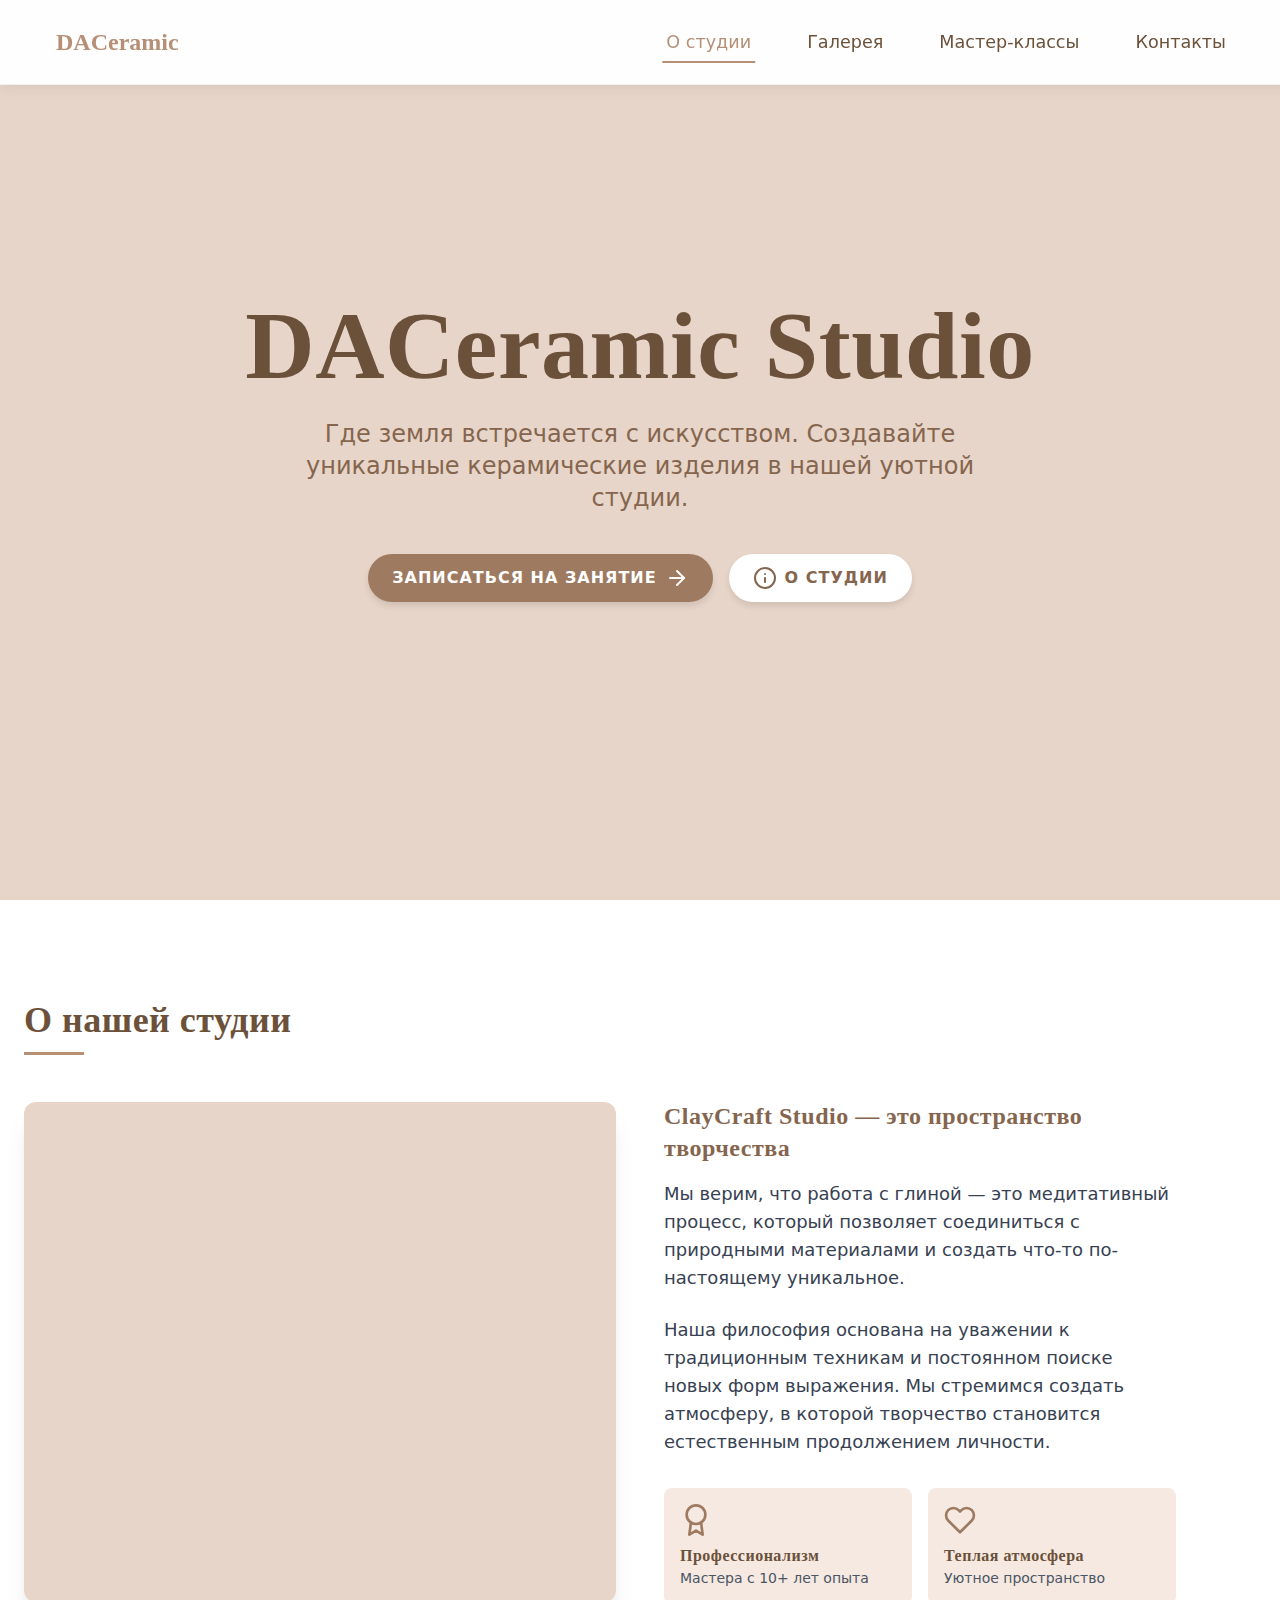
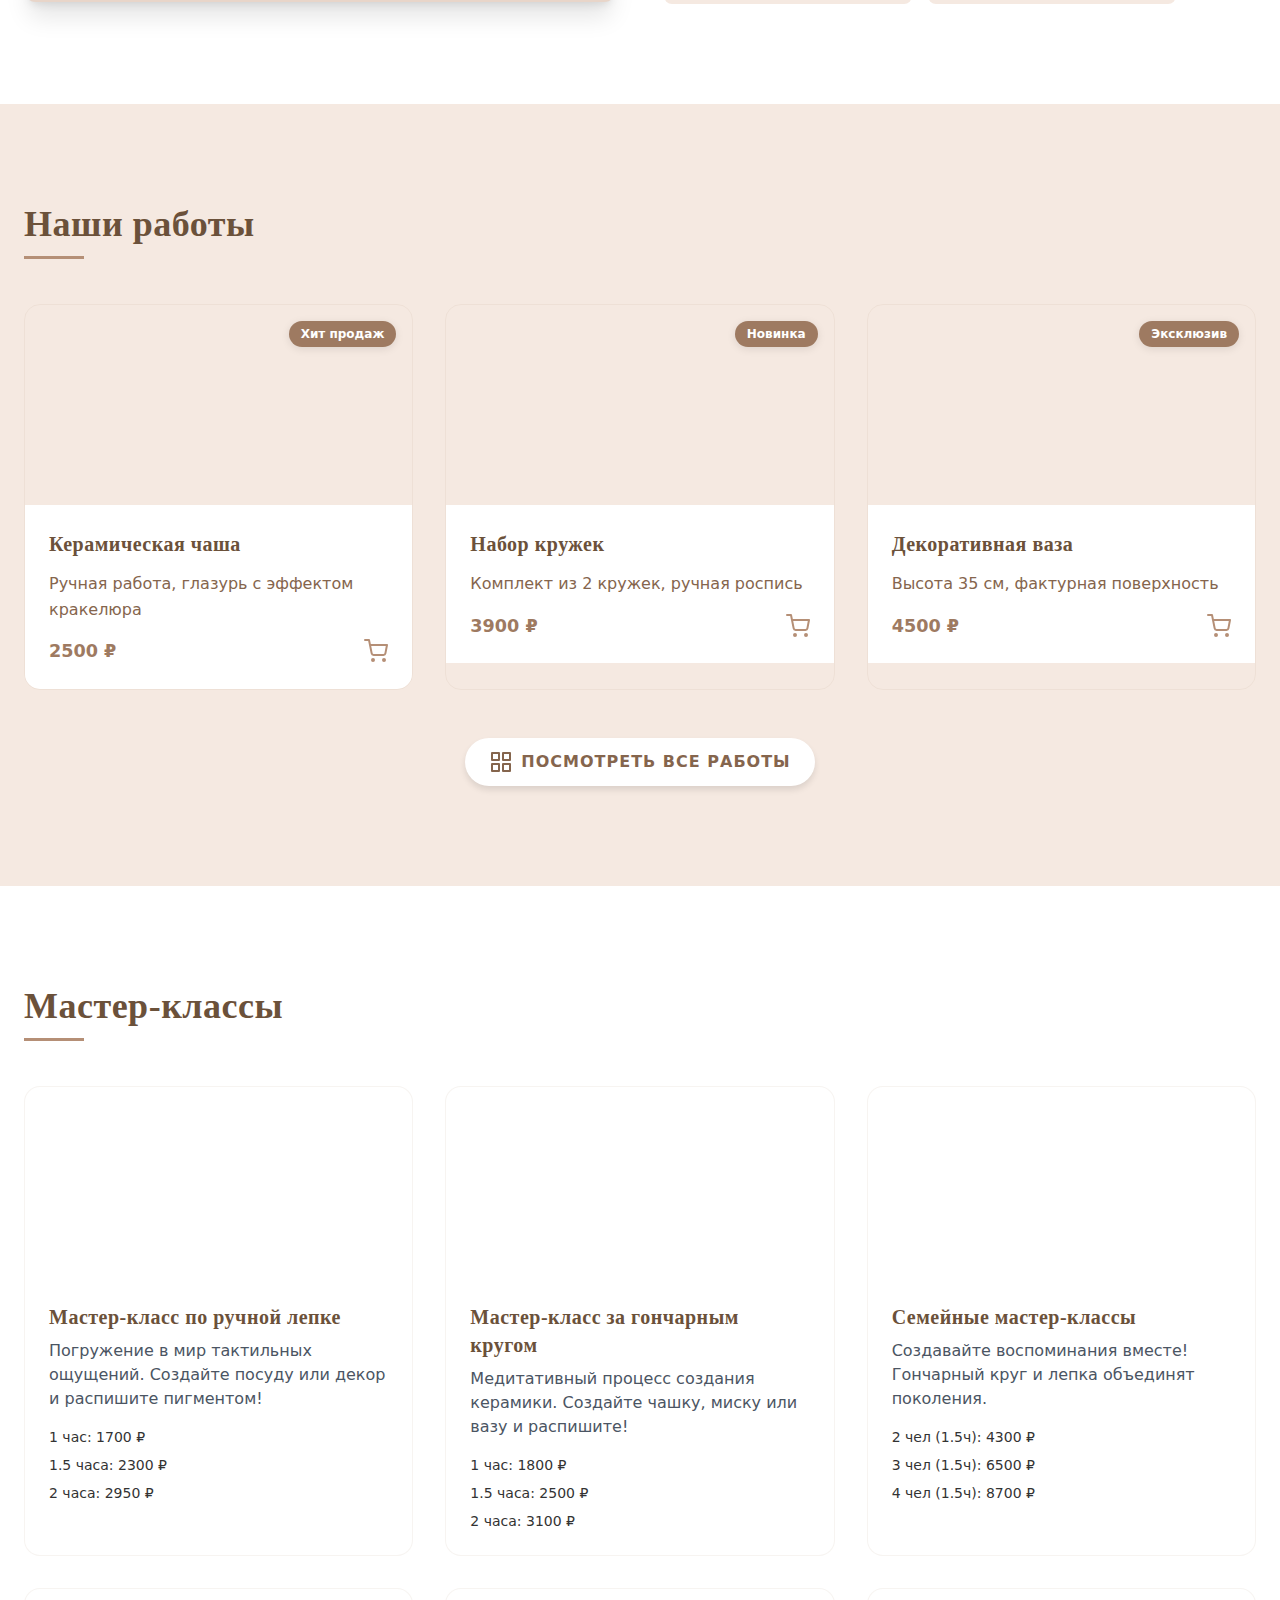
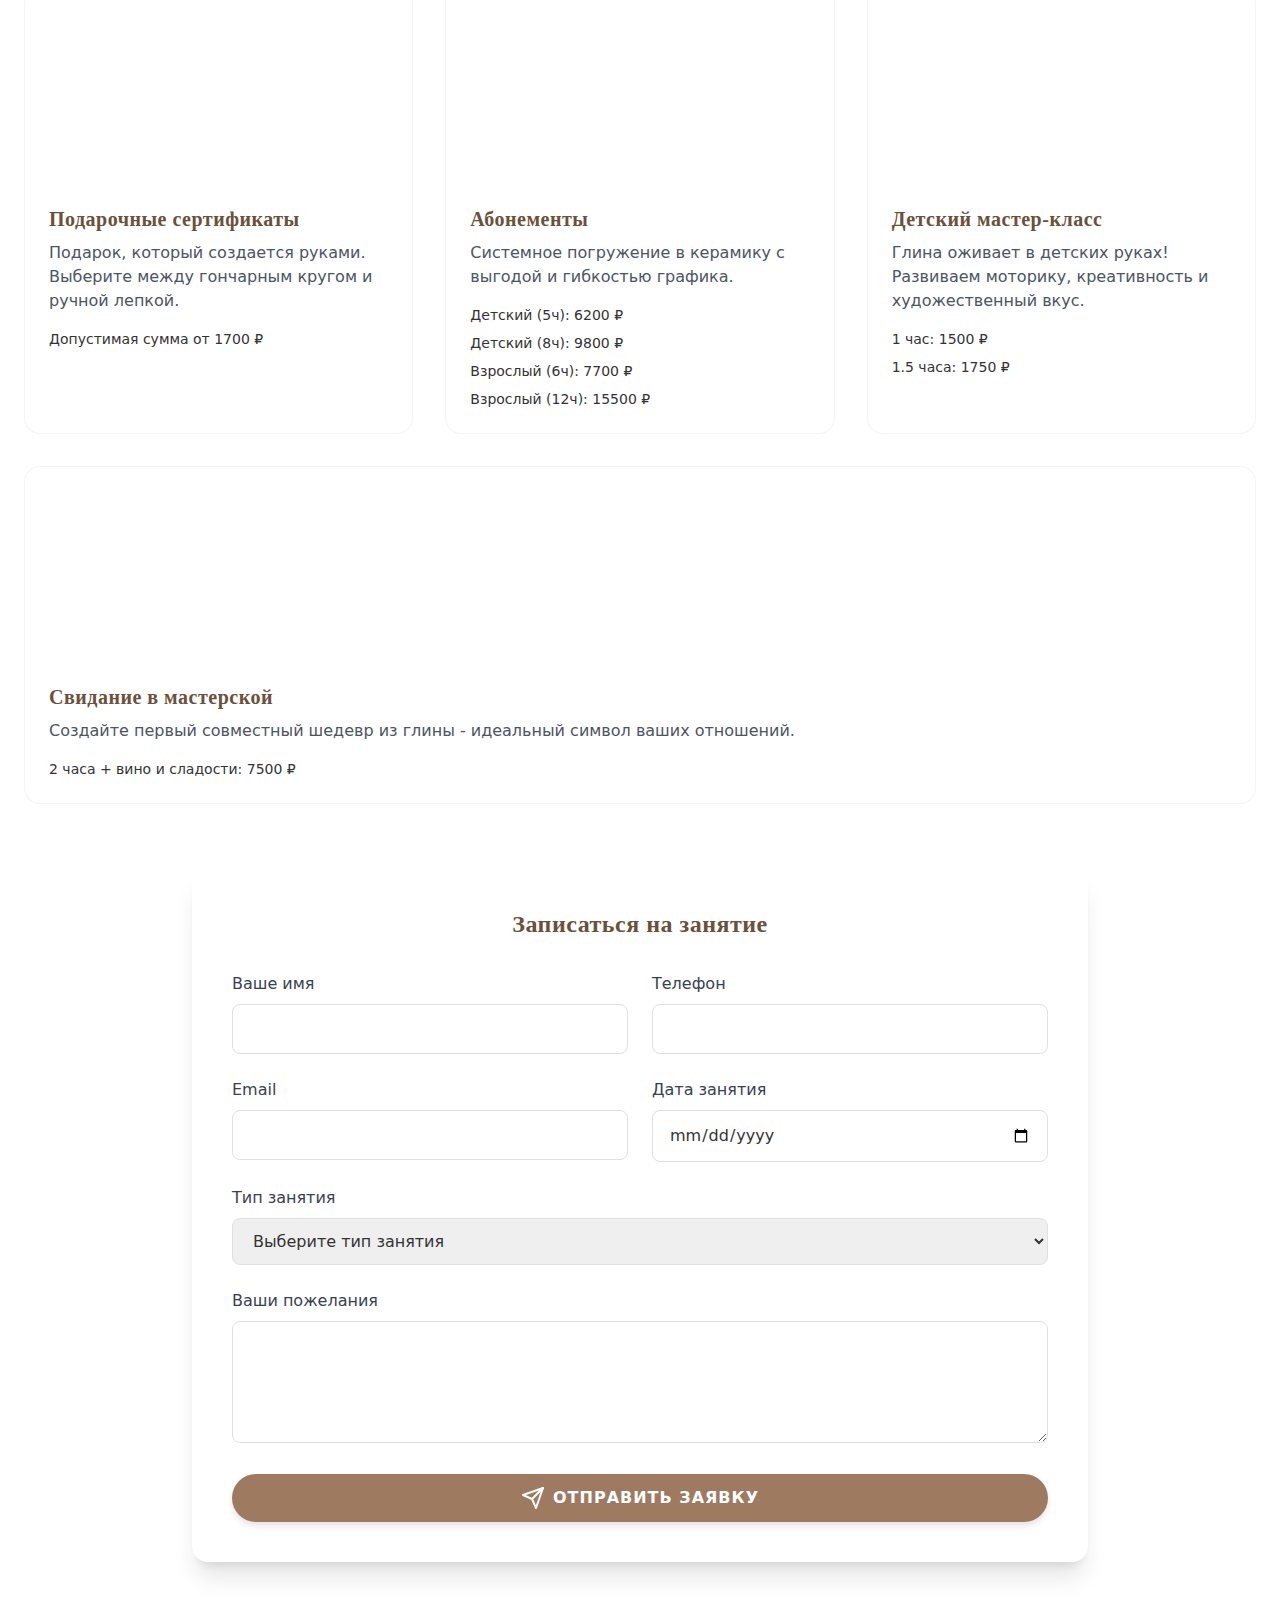
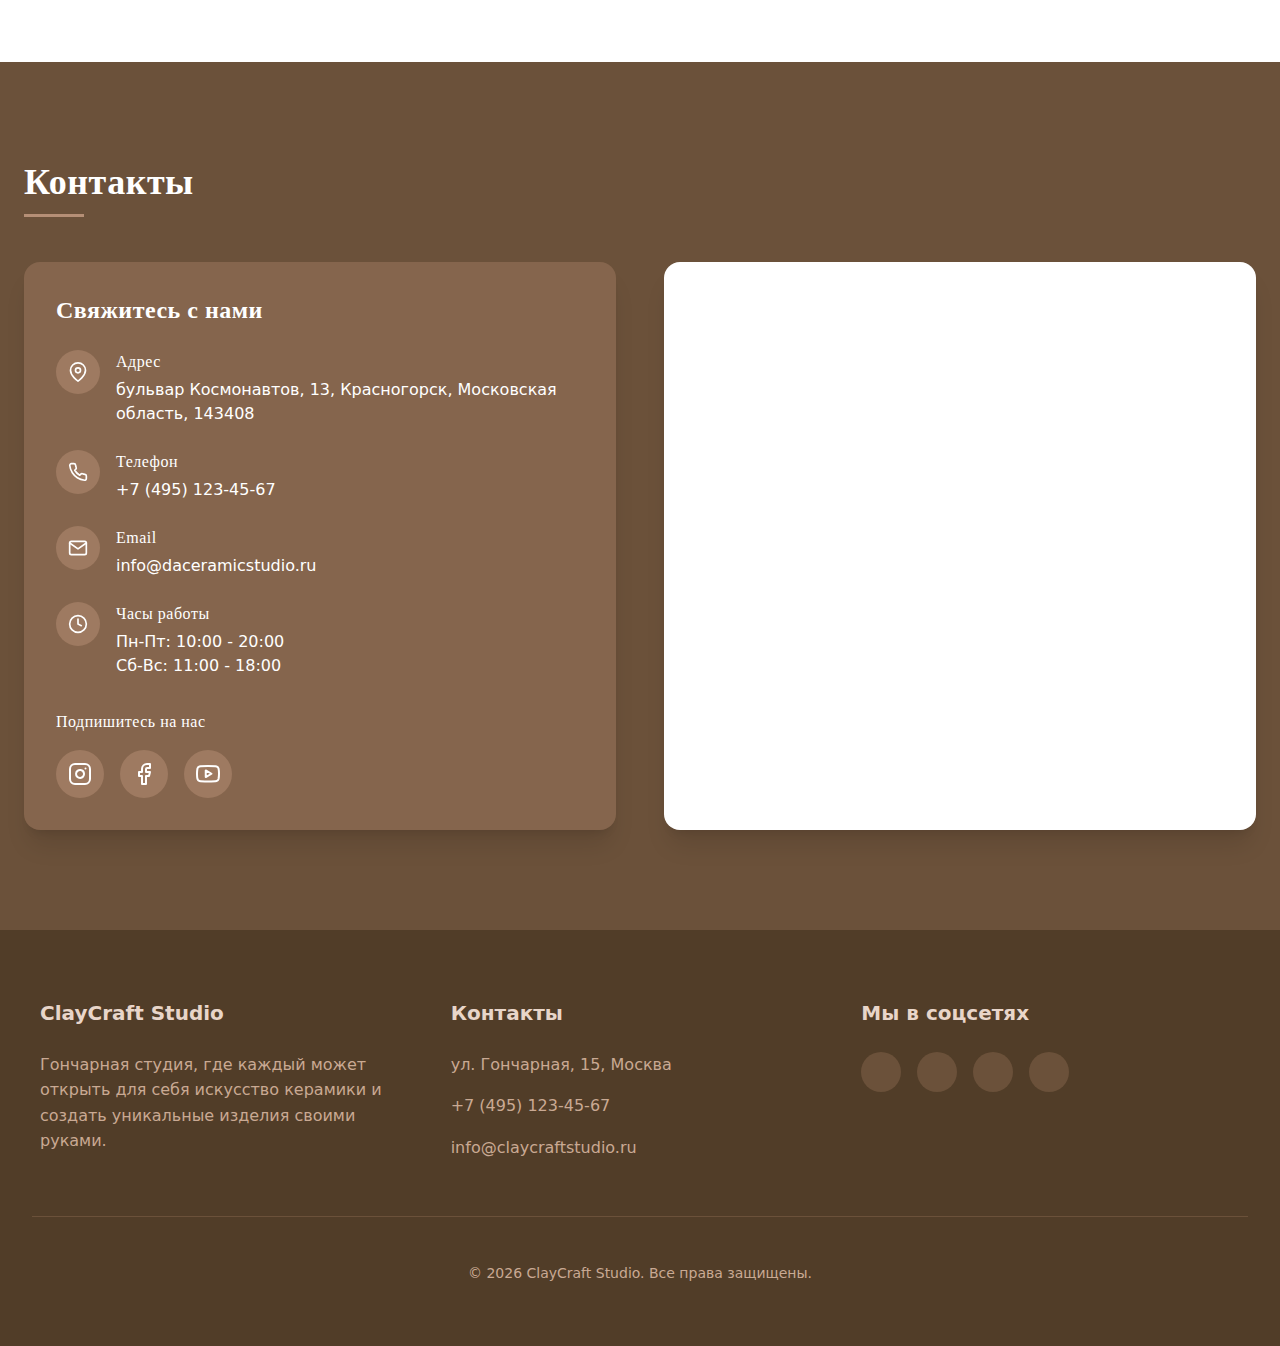
<file: index.html>
﻿<!DOCTYPE html>
<html lang="ru">
<head><script>window.huggingface={variables:{"SPACE_CREATOR_USER_ID":"67cf176c949c504dd20cffc1"}};</script>
    <meta charset="UTF-8">
    <meta name="viewport" content="width=device-width, initial-scale=1.0">
    <title>DACeramic Studio - Гончарная студия</title>
    <link rel="stylesheet" href="style-1.css">
    <script src="3.4-1.17"></script>
    <script src="npm/feather-icons/dist/feather.min-1.js"></script>
    <script src="feather-icons%404.29.2/dist/feather.min-1.js"></script>
    <script>
      tailwind.config = {
        theme: {
          extend: {
            colors: {
              clay: {
                100: '#f5e9e1',
                200: '#e8d5c9',
                300: '#d9c1b0',
                400: '#c9a993',
                500: '#b58f76',
                600: '#9e7a61',
                700: '#85654d',
                800: '#6b513a',
                900: '#513d28',
              }
            }
          }
        }
      }
    </script>
</head>
<body class="bg-clay-100 font-sans">
    <custom-navbar></custom-navbar>
    <!-- Hero Section -->
    <section class="hero bg-clay-200 overflow-hidden">
      <div class="absolute inset-0 bg-[url('http://static.photos/craft/1200x630/42')] bg-cover bg-center opacity-20 bg-fixed"></div>
      <div class="container mx-auto px-6 relative z-10">
        <div class="max-w-4xl mx-auto text-center fade-in">
          <h1 class="text-5xl md:text-7xl lg:text-8xl font-bold text-clay-800 mb-6 leading-tight">DACeramic Studio</h1>
          <p class="text-xl md:text-2xl text-clay-700 max-w-2xl mx-auto mb-10">Где земля встречается с искусством. Создавайте уникальные керамические изделия в нашей уютной студии.</p>
          <div class="flex flex-wrap justify-center gap-4">
            <a href="#classes" class="btn btn-primary">
              Записаться на занятие <i data-feather="arrow-right" class="ml-2"></i>
            </a>
            <a href="#about" class="btn bg-white text-clay-700 hover:bg-gray-50">
              <i data-feather="info" class="mr-2"></i> О студии
            </a>
          </div>
        </div>
      </div>
    </section>
    <!-- About Studio Section -->
    <section id="about" class="section bg-white">
      <div class="container mx-auto px-6">
        <h2 class="section-title text-4xl font-bold text-clay-800 text-center">О нашей студии</h2>
        <div class="flex flex-col lg:flex-row items-center gap-12">
          <div class="w-full lg:w-1/2">
            <div class="bg-clay-200 rounded-xl overflow-hidden shadow-xl h-[300px] lg:h-[500px]">
              <div class="h-full bg-[url('http://static.photos/workspace/1024x576/23')] bg-cover bg-center"></div>
            </div>
          </div>
          <div class="w-full lg:w-1/2 fade-in delay-1">
<div class="max-w-lg mx-auto lg:mx-0">
              <h3 class="text-2xl font-bold text-clay-700 mb-4">ClayCraft Studio — это пространство творчества</h3>
              <p class="text-lg text-gray-700 mb-6">Мы верим, что работа с глиной — это медитативный процесс, который позволяет соединиться с природными материалами и создать что-то по-настоящему уникальное.</p>
              <p class="text-lg text-gray-700 mb-8">Наша философия основана на уважении к традиционным техникам и постоянном поиске новых форм выражения. Мы стремимся создать атмосферу, в которой творчество становится естественным продолжением личности.</p>
              <div class="grid grid-cols-1 sm:grid-cols-2 gap-4">
                <div class="bg-clay-100 p-4 rounded-lg">
                  <i data-feather="award" class="text-clay-600 w-8 h-8 mb-2"></i>
                  <h4 class="font-bold text-clay-800">Профессионализм</h4>
                  <p class="text-sm text-gray-600">Мастера с 10+ лет опыта</p>
                </div>
                <div class="bg-clay-100 p-4 rounded-lg">
                  <i data-feather="heart" class="text-clay-600 w-8 h-8 mb-2"></i>
                  <h4 class="font-bold text-clay-800">Теплая атмосфера</h4>
                  <p class="text-sm text-gray-600">Уютное пространство</p>
                </div>
              </div>
            </div>
          </div>
        </div>
      </div>
    </section>
    <!-- Gallery Section -->
    <section id="gallery" class="section bg-clay-100">
      <div class="container mx-auto px-6">
        <h2 class="section-title text-4xl font-bold text-clay-800 text-center">Наши работы</h2>
        <div class="grid grid-cols-1 md:grid-cols-2 lg:grid-cols-3 gap-8">
          <!-- Item 1 -->
          <div class="card fade-in delay-1">
            <div class="relative overflow-hidden">
              <div class="card-img bg-[url('http://static.photos/minimal/640x360/1')] bg-cover bg-center"></div>
              <span class="card-badge">Хит продаж</span>
            </div>
            <div class="card-body">
              <h3 class="card-title">Керамическая чаша</h3>
              <p class="card-text">Ручная работа, глазурь с эффектом кракелюра</p>
              <div class="flex justify-between items-center">
                <p class="card-price">2500 ₽</p>
                <button class="text-clay-500 hover:text-clay-700 transition-all">
                  <i data-feather="shopping-cart"></i>
                </button>
              </div>
            </div>
          </div>
          <!-- Item 2 -->
          <div class="card fade-in delay-2">
            <div class="relative overflow-hidden">
              <div class="card-img bg-[url('http://static.photos/minimal/640x360/2')] bg-cover bg-center"></div>
              <span class="card-badge">Новинка</span>
            </div>
            <div class="card-body">
              <h3 class="card-title">Набор кружек</h3>
              <p class="card-text">Комплект из 2 кружек, ручная роспись</p>
              <div class="flex justify-between items-center">
                <p class="card-price">3900 ₽</p>
                <button class="text-clay-500 hover:text-clay-700 transition-all">
                  <i data-feather="shopping-cart"></i>
                </button>
              </div>
            </div>
          </div>
          <!-- Item 3 -->
          <div class="card fade-in delay-3">
            <div class="relative overflow-hidden">
              <div class="card-img bg-[url('http://static.photos/minimal/640x360/3')] bg-cover bg-center"></div>
              <span class="card-badge">Эксклюзив</span>
            </div>
            <div class="card-body">
              <h3 class="card-title">Декоративная ваза</h3>
              <p class="card-text">Высота 35 см, фактурная поверхность</p>
              <div class="flex justify-between items-center">
                <p class="card-price">4500 ₽</p>
                <button class="text-clay-500 hover:text-clay-700 transition-all">
                  <i data-feather="shopping-cart"></i>
                </button>
              </div>
            </div>
          </div>
</div>
        <div class="text-center mt-12 fade-in delay-3">
          <a href="#" class="btn bg-white text-clay-700 hover:bg-gray-50">
            <i data-feather="grid" class="mr-2"></i> Посмотреть все работы
          </a>
        </div>
      </div>
    </section>
    <!-- Classes Section -->
    <section id="classes" class="section bg-white">
      <div class="container mx-auto px-6">
        <h2 class="section-title text-4xl font-bold text-clay-800 text-center">Мастер-классы</h2>
        <div class="grid grid-cols-1 md:grid-cols-2 lg:grid-cols-3 gap-8 mb-16">
          <!-- Master Class Cards -->
          <div class="card bg-white fade-in delay-1">
            <div class="h-48 bg-[url('http://static.photos/craft/640x360/1')] bg-cover bg-center"></div>
            <div class="p-6">
              <h3 class="text-xl font-bold text-clay-800 mb-2">Мастер-класс по ручной лепке</h3>
              <p class="text-gray-600 mb-4">Погружение в мир тактильных ощущений. Создайте посуду или декор и распишите пигментом!</p>
              <div class="space-y-2">
                <p class="text-sm"><span class="font-medium">1 час:</span> 1700  ₽</p>
                <p class="text-sm"><span class="font-medium">1.5 часа:</span> 2300  ₽</p>
                <p class="text-sm"><span class="font-medium">2 часа:</span> 2950 ₽</p>
              </div>
            </div>
          </div>

          <div class="card bg-white fade-in delay-2">
            <div class="h-48 bg-[url('http://static.photos/craft/640x360/2')] bg-cover bg-center"></div>
            <div class="p-6">
              <h3 class="text-xl font-bold text-clay-800 mb-2">Мастер-класс за гончарным кругом</h3>
              <p class="text-gray-600 mb-4">Медитативный процесс создания керамики. Создайте чашку, миску или вазу и распишите!</p>
              <div class="space-y-2">
                <p class="text-sm"><span class="font-medium">1 час:</span> 1800  ₽</p>
                <p class="text-sm"><span class="font-medium">1.5 часа:</span> 2500  ₽</p>
                <p class="text-sm"><span class="font-medium">2 часа:</span> 3100  ₽</p>
              </div>
            </div>
          </div>

          <div class="card bg-white fade-in delay-3">
            <div class="h-48 bg-[url('http://static.photos/craft/640x360/3')] bg-cover bg-center"></div>
            <div class="p-6">
              <h3 class="text-xl font-bold text-clay-800 mb-2">Семейные мастер-классы</h3>
              <p class="text-gray-600 mb-4">Создавайте воспоминания вместе! Гончарный круг и лепка объединят поколения.</p>
              <div class="space-y-2">
                <p class="text-sm"><span class="font-medium">2 чел (1.5ч):</span> 4300 ₽</p>
                <p class="text-sm"><span class="font-medium">3 чел (1.5ч):</span> 6500 ₽</p>
                <p class="text-sm"><span class="font-medium">4 чел (1.5ч):</span> 8700 ₽</p>
              </div>
            </div>
          </div>

          <div class="card bg-white fade-in delay-1">
            <div class="h-48 bg-[url('http://static.photos/craft/640x360/4')] bg-cover bg-center"></div>
            <div class="p-6">
              <h3 class="text-xl font-bold text-clay-800 mb-2">Подарочные сертификаты</h3>
              <p class="text-gray-600 mb-4">Подарок, который создается руками. Выберите между гончарным кругом и ручной лепкой.</p>
              <p class="text-sm font-medium">Допустимая сумма от 1700 ₽</p>
            </div>
          </div>

          <div class="card bg-white fade-in delay-2">
            <div class="h-48 bg-[url('http://static.photos/craft/640x360/5')] bg-cover bg-center"></div>
            <div class="p-6">
              <h3 class="text-xl font-bold text-clay-800 mb-2">Абонементы</h3>
              <p class="text-gray-600 mb-4">Системное погружение в керамику с выгодой и гибкостью графика.</p>
              <div class="space-y-2">
                <p class="text-sm"><span class="font-medium">Детский (5ч):</span> 6200 ₽</p>
                <p class="text-sm"><span class="font-medium">Детский (8ч):</span> 9800 ₽</p>
                <p class="text-sm"><span class="font-medium">Взрослый (6ч):</span> 7700 ₽</p>
                <p class="text-sm"><span class="font-medium">Взрослый (12ч):</span> 15500  ₽</p>
              </div>
            </div>
          </div>

          <div class="card bg-white fade-in delay-3">
            <div class="h-48 bg-[url('http://static.photos/craft/640x360/6')] bg-cover bg-center"></div>
            <div class="p-6">
              <h3 class="text-xl font-bold text-clay-800 mb-2">Детский мастер-класс</h3>
              <p class="text-gray-600 mb-4">Глина оживает в детских руках! Развиваем моторику, креативность и художественный вкус.</p>
              <div class="space-y-2">
                <p class="text-sm"><span class="font-medium">1 час:</span> 1500 ₽</p>
                <p class="text-sm"><span class="font-medium">1.5 часа:</span> 1750 ₽</p>
              </div>
            </div>
          </div>

          <div class="card bg-white fade-in delay-1 md:col-span-2 lg:col-span-3">
            <div class="h-48 bg-[url('http://static.photos/craft/1200x630/7')] bg-cover bg-center"></div>
            <div class="p-6">
              <h3 class="text-xl font-bold text-clay-800 mb-2">Свидание в мастерской</h3>
              <p class="text-gray-600 mb-4">Создайте первый совместный шедевр из глины - идеальный символ ваших отношений.</p>
              <p class="text-sm font-medium">2 часа + вино и сладости: 7500  ₽</p>
            </div>
          </div>
        </div>

        <div class="max-w-4xl mx-auto bg-clay-50 rounded-2xl p-10 shadow-xl fade-in">
          <h3 class="text-2xl font-bold text-clay-800 mb-8 text-center">Записаться на занятие</h3>
<form id="booking-form" class="space-y-6">
            <div class="grid grid-cols-1 md:grid-cols-2 gap-6">
              <div>
                <label for="name" class="block text-gray-700 mb-2 font-medium">Ваше имя</label>
                <input type="text" id="name" required="" class="form-control w-full">
              </div>
              <div>
                <label for="phone" class="block text-gray-700 mb-2 font-medium">Телефон</label>
                <input type="tel" id="phone" required="" class="form-control w-full">
              </div>
              <div>
                <label for="email" class="block text-gray-700 mb-2 font-medium">Email</label>
                <input type="email" id="email" class="form-control w-full">
              </div>
              <div>
                <label for="date" class="block text-gray-700 mb-2 font-medium">Дата занятия</label>
                <input type="date" id="date" required="" class="form-control w-full">
              </div>
            </div>
            <div>
              <label for="class-type" class="block text-gray-700 mb-2 font-medium">Тип занятия</label>
              <select id="class-type" required="" class="form-control w-full">
                <option value="">Выберите тип занятия</option>
                <option value="Мастер-класс по ручной лепке (1 час)">Мастер-класс по ручной лепке (1 час) - 1700 ₽</option>
                <option value="Мастер-класс по ручной лепке (1.5 часа)">Мастер-класс по ручной лепке (1.5 часа) - 2300 ₽</option>
                <option value="Мастер-класс по ручной лепке (2 часа)">Мастер-класс по ручной лепке (2 часа) - 2950 ₽</option>
                <option value="Гончарный круг (1 час)">Гончарный круг (1 час) - 1800  ₽</option>
                <option value="Гончарный круг (1.5 часа)">Гончарный круг (1.5 часа) - 2500 ₽</option>
                <option value="Гончарный круг (2 часа)">Гончарный круг (2 часа) - 3100 ₽</option>
                <option value="Семейный мастер-класс (2 чел)">Семейный мастер-класс (2 чел) - 4300 ₽</option>
                <option value="Семейный мастер-класс (3 чел)">Семейный мастер-класс (3 чел) - 6500 ₽</option>
                <option value="Семейный мастер-класс (4 чел)">Семейный мастер-класс (4 чел) - 8700 ₽</option>
                <option value="Детский мастер-класс (1 час)">Детский мастер-класс (1 час) - 1500 ₽</option>
                <option value="Детский мастер-класс (1.5 часа)">Детский мастер-класс (1.5 часа) - 1750 ₽</option>
                <option value="Свидание в мастерской">Свидание в мастерской - 7500 ₽</option>
                <option value="Подарочный сертификат">Подарочный сертификат</option>
                <option value="Абонемент детский (5 занятий)">Абонемент детский (5 занятий) - 6200 ₽</option>
                <option value="Абонемент детский (8 занятий)">Абонемент детский (8 занятий) - 9800 ₽</option>
                <option value="Абонемент взрослый (6 часов)">Абонемент взрослый (6 часов) - 7700 ₽</option>
                <option value="Абонемент взрослый (12 часов)">Абонемент взрослый (12 часов) - 15500 ₽</option>
              </select>
</div>
            <div>
              <label for="message" class="block text-gray-700 mb-2 font-medium">Ваши пожелания</label>
              <textarea id="message" rows="4" class="form-control w-full"></textarea>
            </div>
            <button type="submit" class="btn btn-primary w-full">
              <i data-feather="send" class="mr-2"></i> Отправить заявку
            </button>
          </form>
</div>
      </div>
    </section>
    <!-- Contact Section -->
    <section id="contact" class="section bg-clay-800 text-white">
      <div class="container mx-auto px-6">
        <h2 class="section-title text-4xl font-bold text-white text-center">Контакты</h2>
        <div class="flex flex-col lg:flex-row gap-12">
          <div class="lg:w-1/2 fade-in">
            <div class="bg-clay-700 p-8 rounded-2xl shadow-xl h-full">
              <h3 class="text-2xl font-bold mb-6">Свяжитесь с нами</h3>
              <div class="space-y-6">
                <div class="flex items-start">
                  <div class="bg-clay-600 p-3 rounded-full mr-4">
                    <i data-feather="map-pin" class="w-5 h-5"></i>
                  </div>
                  <div>
                    <h4 class="font-medium mb-1">Адрес</h4>
                    <p>бульвар Космонавтов, 13, Красногорск, Московская область, 143408</p>
</div>
                </div>
                <div class="flex items-start">
                  <div class="bg-clay-600 p-3 rounded-full mr-4">
                    <i data-feather="phone" class="w-5 h-5"></i>
                  </div>
                  <div>
                    <h4 class="font-medium mb-1">Телефон</h4>
                    <p>+7 (495) 123-45-67</p>
                  </div>
                </div>
                <div class="flex items-start">
                  <div class="bg-clay-600 p-3 rounded-full mr-4">
                    <i data-feather="mail" class="w-5 h-5"></i>
                  </div>
                  <div>
                    <h4 class="font-medium mb-1">Email</h4>
                    <p>info@daceramicstudio.ru</p>
                  </div>
                </div>
                <div class="flex items-start">
                  <div class="bg-clay-600 p-3 rounded-full mr-4">
                    <i data-feather="clock" class="w-5 h-5"></i>
                  </div>
                  <div>
                    <h4 class="font-medium mb-1">Часы работы</h4>
                    <p>Пн-Пт: 10:00 - 20:00<br>Сб-Вс: 11:00 - 18:00</p>
                  </div>
                </div>
              </div>
              <div class="mt-8">
                <h4 class="font-medium mb-4">Подпишитесь на нас</h4>
                <div class="flex gap-4">
                  <a href="#" class="bg-clay-600 hover:bg-clay-500 p-3 rounded-full transition-all">
                    <i data-feather="instagram"></i>
                  </a>
                  <a href="#" class="bg-clay-600 hover:bg-clay-500 p-3 rounded-full transition-all">
                    <i data-feather="facebook"></i>
                  </a>
                  <a href="#" class="bg-clay-600 hover:bg-clay-500 p-3 rounded-full transition-all">
                    <i data-feather="youtube"></i>
                  </a>
                </div>
              </div>
            </div>
          </div>
          <div class="lg:w-1/2 fade-in delay-1">
            <div class="bg-white rounded-2xl overflow-hidden shadow-xl h-full">
              <iframe src="https://yandex.ru/map-widget/v1/?um=constructor%3A0f5d7c1c9f2c1c6a0c8d7e3a2a3a9e5f3a1a9e5f3a1a9e5f3a1a9e5f3a1a9e5f&source=constructor" width="100%" height="100%" style="min-height: 400px; border:0;" frameborder="0"></iframe>
            </div>
</div>
        </div>
      </div>
    </section>
<custom-footer></custom-footer>
    
    <script src="components/navbar-1.js"></script>
    <script src="components/footer-1.js"></script>
    <script src="script-1.js"></script>
    <script>
      feather.replace();
      
      document.getElementById('booking-form').addEventListener('submit', function(e) {
        e.preventDefault();
        
        const formData = {
          name: document.getElementById('name').value,
          phone: document.getElementById('phone').value,
          email: document.getElementById('email').value,
          date: document.getElementById('date').value,
          classType: document.getElementById('class-type').value,
          message: document.getElementById('message').value
        };
        
        const botToken = '8090382627:AAFxrnD0w7ofS5-cneVWF-vDuAcacUFSvjQ';
        const chatId = '914022105';
        const text = `🎨 Новая заявка в DACeramic Studio! 🏺

👤 Клиент: ${formData.name}
📞 Телефон: ${formData.phone}
📧 Email: ${formData.email || 'Не указан'}
📅 Дата занятия: ${formData.date}
🏆 Тип занятия: ${formData.classType}
✏️ Пожелания: ${formData.message || 'Не указаны'}

⏳ Время заявки: ${new Date().toLocaleString()}
🔔 Срочно связаться!`;
fetch(`https://api.telegram.org/bot${botToken}/sendMessage`, {
          method: 'POST',
          headers: {
            'Content-Type': 'application/json',
          },
          body: JSON.stringify({
            chat_id: chatId,
            text: text
          })
        })
        .then(response => response.json())
        .then(data => {
          alert('Ваша заявка успешно отправлена! Мы свяжемся с вами в ближайшее время.');
          document.getElementById('booking-form').reset();
        })
        .catch(error => {
          console.error('Error:', error);
          alert('Произошла ошибка при отправке заявки. Пожалуйста, попробуйте позже.');
        });
      });
    </script>
<!-- <script src="deepsite/deepsite-badge-1.js"></script> -->
</body>
</html>
</file>
<file: style-1.css>
﻿
/* Custom styles */
@import url('css2-1');

:root {
    --clay-100: #f5e9e1;
    --clay-200: #e8d5c9;
    --clay-300: #d9c1b0;
    --clay-400: #c9a993;
    --clay-500: #b58f76;
    --clay-600: #9e7a61;
    --clay-700: #85654d;
    --clay-800: #6b513a;
    --clay-900: #513d28;
}

body {
    font-family: 'Roboto', sans-serif;
    line-height: 1.6;
    color: #333;
}

h1, h2, h3, h4, h5, h6 {
    font-family: 'Playfair Display', serif;
    font-weight: 600;
    letter-spacing: 0.5px;
}

/* Smooth scroll */
html {
    scroll-behavior: smooth;
    scroll-padding-top: 80px;
}
/* Ensure images are visible on mobile */
@media (max-width: 768px) {
  .bg-cover {
    background-size: cover !important;
  }
}

/* Custom transitions */
.transition-all {
transition: all 0.3s cubic-bezier(0.4, 0, 0.2, 1);
}
/* Card styling */
.card {
    transition: all 0.4s cubic-bezier(0.25, 0.8, 0.25, 1);
    border-radius: 16px;
    overflow: hidden;
    border: 1px solid rgba(181, 143, 118, 0.1);
    position: relative;
}

.card::before {
    content: '';
    position: absolute;
    top: 0;
    left: 0;
    right: 0;
    height: 4px;
    background: linear-gradient(90deg, var(--clay-400), var(--clay-600));
    opacity: 0;
    transition: opacity 0.3s ease;
}

.card:hover {
    transform: translateY(-10px) scale(1.03);
    box-shadow: 0 20px 40px rgba(0,0,0,0.15);
    border-color: rgba(181, 143, 118, 0.2);
}

.card:hover::before {
    opacity: 1;
}

.card-img {
    height: 200px;
    width: 100%;
    object-fit: cover;
    transition: transform 0.5s ease;
}

.card:hover .card-img {
    transform: scale(1.05);
}

.card-body {
    padding: 1.5rem;
    background: white;
}

.card-title {
    font-size: 1.25rem;
    font-weight: 700;
    color: var(--clay-800);
    margin-bottom: 0.75rem;
    transition: color 0.3s ease;
}

.card:hover .card-title {
    color: var(--clay-600);
}

.card-text {
    color: var(--clay-700);
    margin-bottom: 1rem;
    line-height: 1.6;
}

.card-price {
    font-weight: 600;
    color: var(--clay-600);
    font-size: 1.1rem;
}

.card-badge {
    position: absolute;
    top: 1rem;
    right: 1rem;
    background: var(--clay-600);
    color: white;
    padding: 0.25rem 0.75rem;
    border-radius: 50px;
    font-size: 0.75rem;
    font-weight: 600;
    z-index: 1;
    box-shadow: 0 2px 8px rgba(0,0,0,0.1);
}
/* Custom buttons */
.btn {
    display: inline-flex;
    align-items: center;
    justify-content: center;
    padding: 12px 24px;
    border-radius: 50px;
    font-weight: 600;
    text-transform: uppercase;
    letter-spacing: 1px;
    transition: all 0.3s ease;
    box-shadow: 0 4px 6px rgba(0,0,0,0.1);
}

.btn:hover {
    transform: translateY(-2px);
    box-shadow: 0 7px 14px rgba(0,0,0,0.15);
}

.btn-primary {
    background-color: var(--clay-600);
    color: white;
}

.btn-primary:hover {
    background-color: var(--clay-700);
}

/* Section styling */
.section {
    padding: 100px 0;
}

.section-title {
    position: relative;
    margin-bottom: 60px;
    display: inline-block;
}

.section-title::after {
    content: "";
    position: absolute;
    bottom: -15px;
    left: 0;
    width: 60px;
    height: 3px;
    background-color: var(--clay-500);
}

/* Form elements */
.form-control {
    border-radius: 8px;
    padding: 12px 16px;
    border: 1px solid #e0e0e0;
    transition: all 0.3s ease;
}

.form-control:focus {
    border-color: var(--clay-400);
    box-shadow: 0 0 0 3px rgba(181, 143, 118, 0.2);
}

/* Hero section */
.hero {
    height: 100vh;
    min-height: 700px;
    position: relative;
    display: flex;
    align-items: center;
    background-attachment: fixed;
}

/* Custom scrollbar */
::-webkit-scrollbar {
    width: 8px;
}

::-webkit-scrollbar-track {
    background: var(--clay-100);
}

::-webkit-scrollbar-thumb {
    background: var(--clay-500);
    border-radius: 4px;
}

/* Animation classes */
.fade-in {
    animation: fadeIn 0.8s ease forwards;
}

@keyframes fadeIn {
    from { opacity: 0; transform: translateY(20px); }
    to { opacity: 1; transform: translateY(0); }
}

.delay-1 { animation-delay: 0.1s; }
.delay-2 { animation-delay: 0.2s; }
.delay-3 { animation-delay: 0.3s; }
</file>
